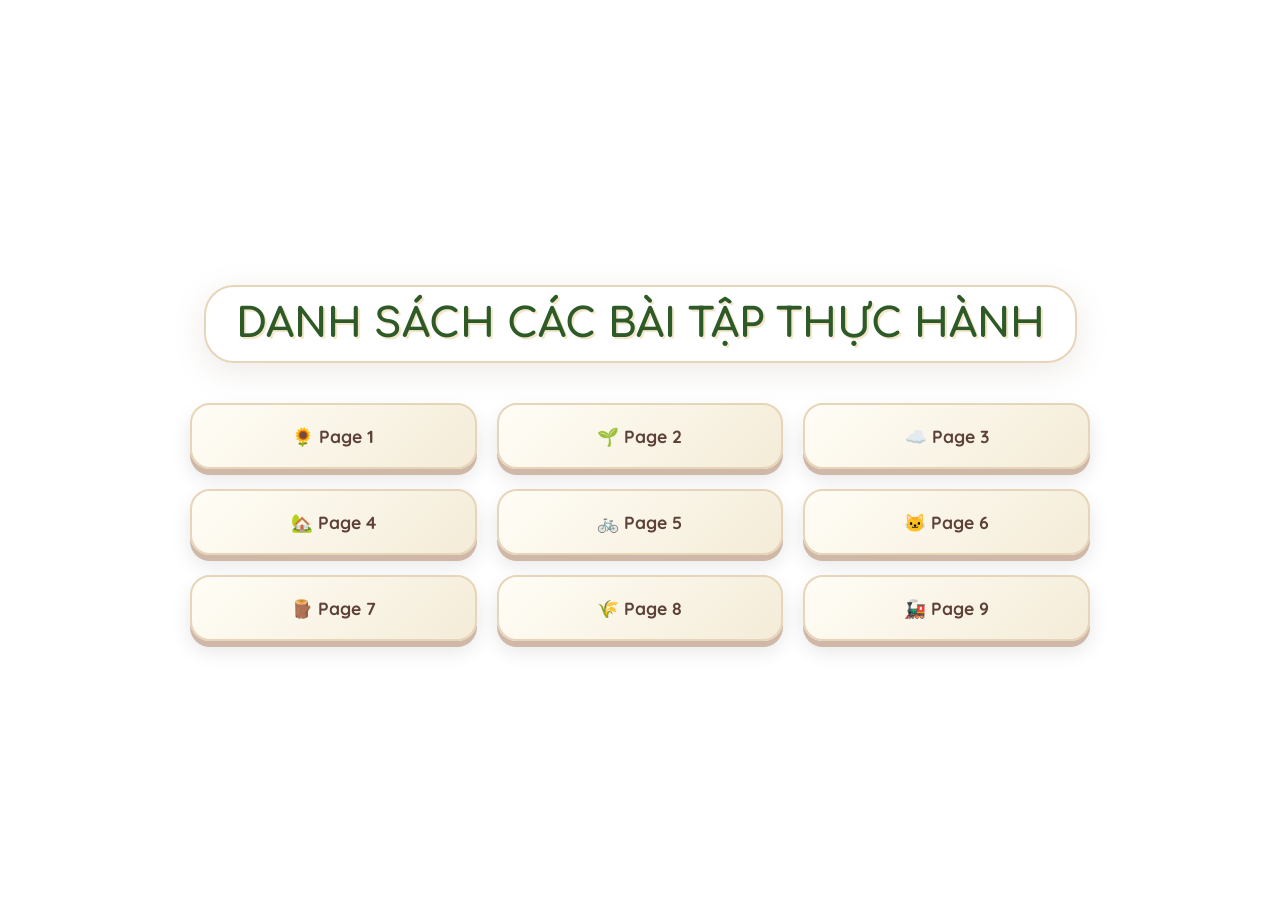
<file: index.html>
<!doctype html>
<html lang="vi">
  <head>
    <title>Trang chủ</title>
    <meta charset="utf-8" />
    <meta name="viewport" content="width=device-width, initial-scale=1.0" />
    <link rel="stylesheet" href="./css/style6.css" />
  </head>
  <body>
    <video autoplay muted loop id="myVideo">
      <source src="assets/images/background.mp4" type="video/mp4" />
    </video>

    <h1>DANH SÁCH CÁC BÀI TẬP THỰC HÀNH</h1>

    <ul>
      <li><a href="html/page1.html">🌻 Page 1</a></li>
      <li><a href="html/page2.html">🌱 Page 2</a></li>
      <li><a href="html/page3.html">☁️ Page 3</a></li>
      <li><a href="html/page4.html">🏡 Page 4</a></li>
      <li><a href="html/page5.html">🚲 Page 5</a></li>
      <li><a href="html/page6.html">🐱 Page 6</a></li>
      <li><a href="html/page7.html">🪵 Page 7</a></li>
      <li><a href="html/page8.html">🌾 Page 8</a></li>
      <li><a href="html/page9.html">🚂 Page 9</a></li>
    </ul>
  </body>
</html>
</file>
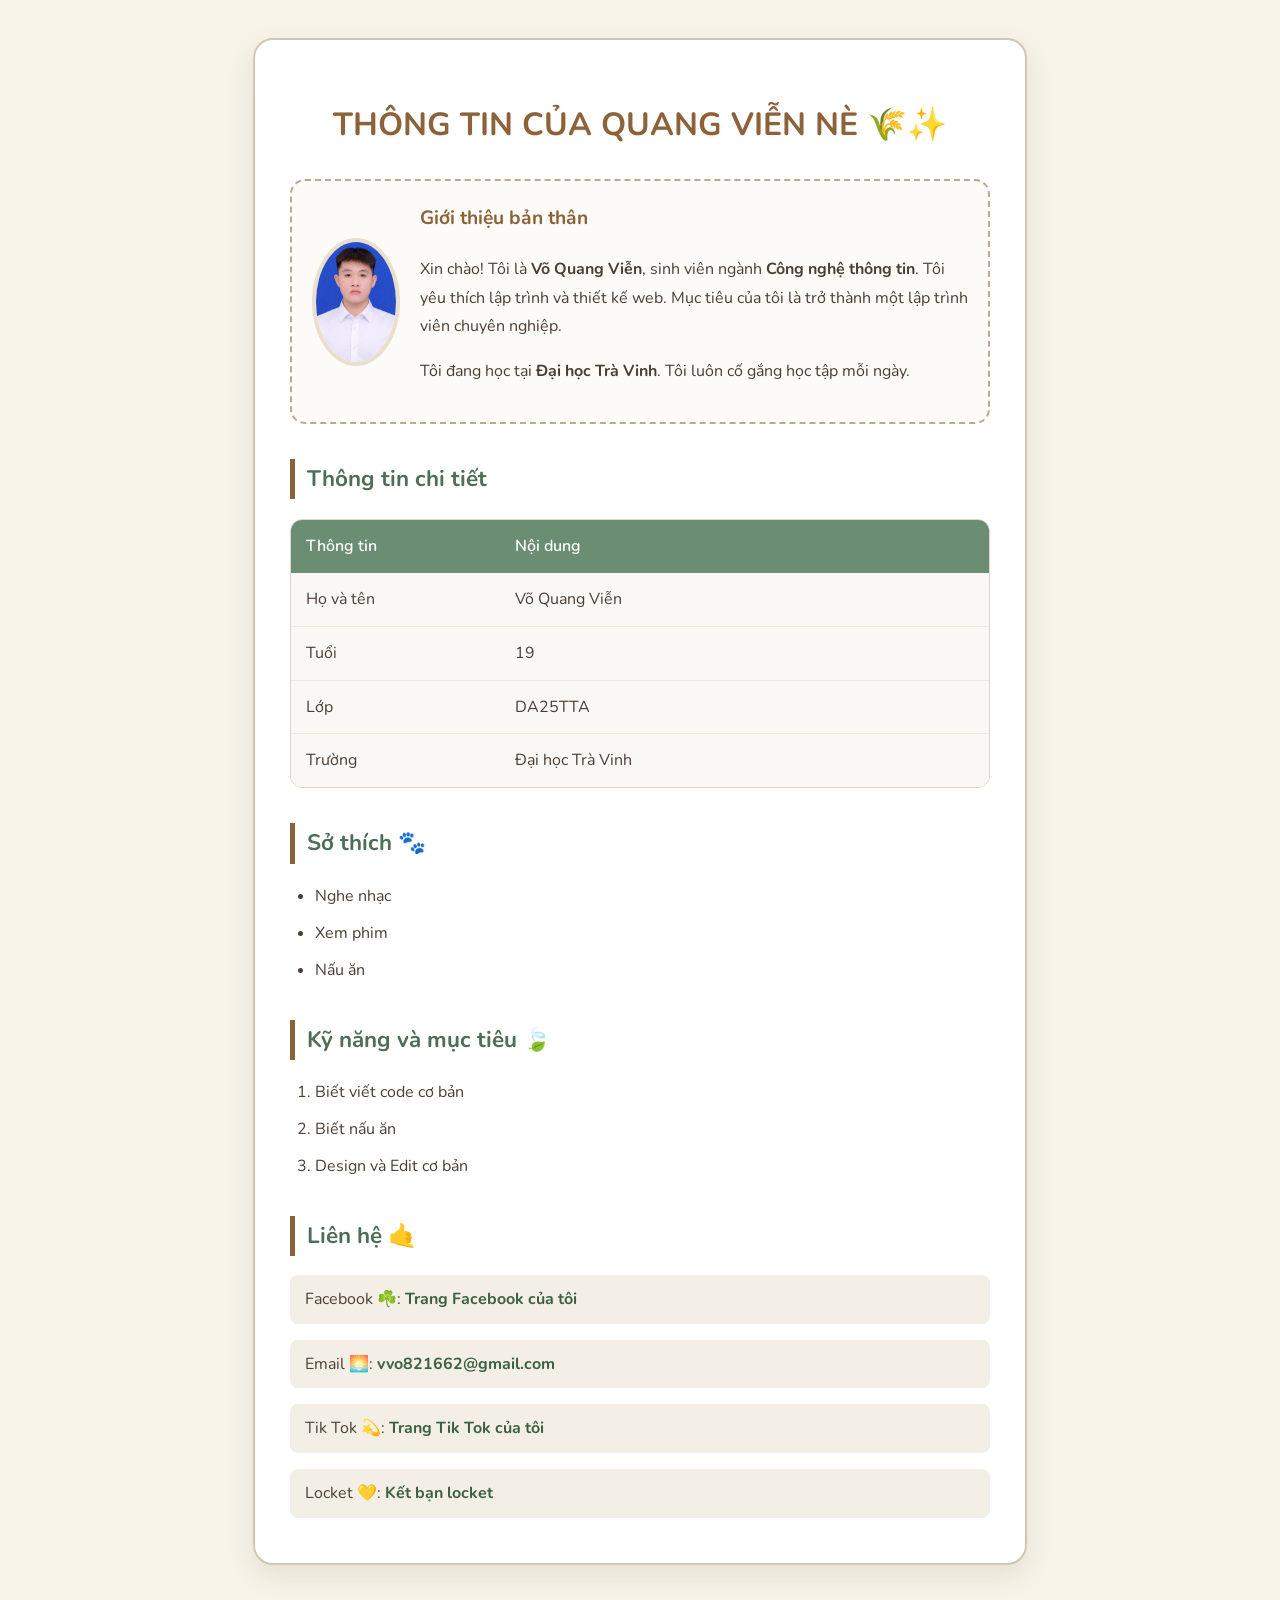
<file: html/page1.html>
<!doctype html>
<html lang="vi">
  <head>
    <meta charset="UTF-8" />
    <title>Trang cá nhân của Võ Quang Viễn</title>
    <link
      href="https://fonts.googleapis.com/css2?family=Nunito:wght@400;600;700&display=swap"
      rel="stylesheet"
    />
    <link rel="stylesheet" href="../css/style.css" />
  </head>
  <body>
    <div class="container">
      <h1>THÔNG TIN CỦA QUANG VIỄN NÈ 🌾✨</h1>

      <div class="intro-box">
        <img
          src="../assets/images/quangvien.png"
          alt="Avatar của Viễn"
          class="avatar"
        />
        <div class="intro-text">
          <h3>Giới thiệu bản thân</h3>
          <p>
            Xin chào! Tôi là <b>Võ Quang Viễn</b>, sinh viên ngành
            <b>Công nghệ thông tin</b>. Tôi yêu thích lập trình và thiết kế web.
            Mục tiêu của tôi là trở thành một lập trình viên chuyên nghiệp.
          </p>
          <p>
            Tôi đang học tại <b>Đại học Trà Vinh</b>. Tôi luôn cố gắng học tập
            mỗi ngày.
          </p>
        </div>
      </div>

      <h2>Thông tin chi tiết</h2>
      <table>
        <tr>
          <th style="width: 30%">Thông tin</th>
          <th>Nội dung</th>
        </tr>
        <tr>
          <td>Họ và tên</td>
          <td>Võ Quang Viễn</td>
        </tr>
        <tr>
          <td>Tuổi</td>
          <td>19</td>
        </tr>
        <tr>
          <td>Lớp</td>
          <td>DA25TTA</td>
        </tr>
        <tr>
          <td>Trường</td>
          <td>Đại học Trà Vinh</td>
        </tr>
      </table>

      <h2>Sở thích 🐾</h2>
      <ul>
        <li>Nghe nhạc</li>
        <li>Xem phim</li>
        <li>Nấu ăn</li>
      </ul>

      <h2>Kỹ năng và mục tiêu 🍃</h2>
      <ol>
        <li>Biết viết code cơ bản</li>
        <li>Biết nấu ăn</li>
        <li>Design và Edit cơ bản</li>
      </ol>

      <h2>Liên hệ 🤙</h2>
      <div class="contact-grid">
        <p class="contact-link">
          Facebook ☘️:
          <a href="https://www.facebook.com/kaedakazuha456" target="_blank"
            >Trang Facebook của tôi</a
          >
        </p>
        <p class="contact-link">
          Email 🌅: <a href="mailto:vvo821662@gmail.com">vvo821662@gmail.com</a>
        </p>
        <p class="contact-link">
          Tik Tok 💫:
          <a href="https://www.tiktok.com/@quaen_207" target="_blank"
            >Trang Tik Tok của tôi</a
          >
        </p>
        <p class="contact-link">
          Locket 💛:
          <a
            href="https://locket.camera/links/cJDwR6JHyanBzmfZ6"
            target="_blank"
            >Kết bạn locket</a
          >
        </p>
      </div>
    </div>
  </body>
</html>
</file>
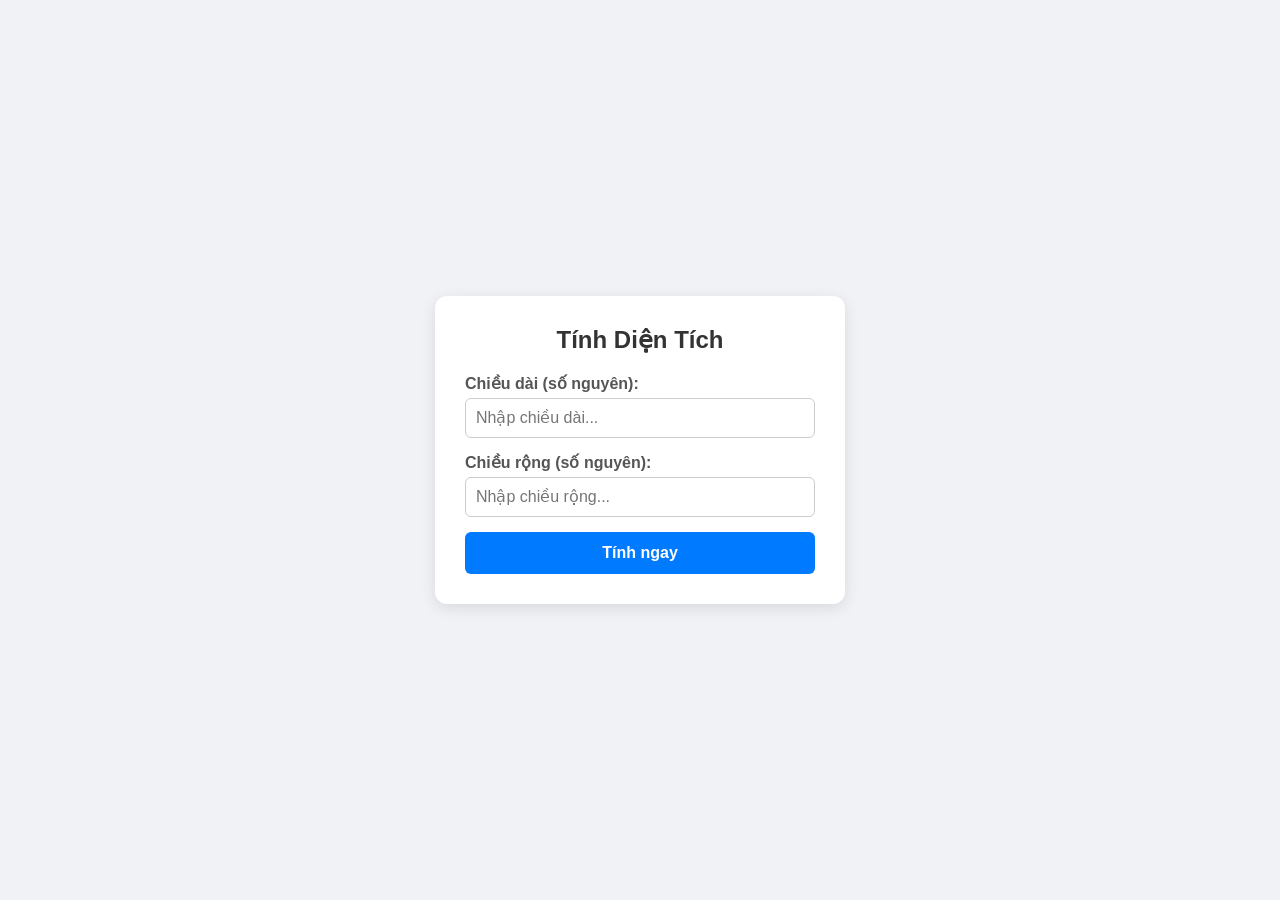
<file: html/page6.html>
<!doctype html>
<html lang="vi">
  <head>
    <meta charset="utf-8" />
    <title>Tính diện tích hình chữ nhật</title>
    <link rel="stylesheet" href="../css/style7.css" />
  </head>
  <body>
    <div class="container">
      <h2>Tính Diện Tích</h2>

      <div class="input-group">
        <label for="chieuDai">Chiều dài (số nguyên):</label>
        <input type="number" id="chieuDai" placeholder="Nhập chiều dài..." />
      </div>

      <div class="input-group">
        <label for="chieuRong">Chiều rộng (số nguyên):</label>
        <input type="number" id="chieuRong" placeholder="Nhập chiều rộng..." />
      </div>

      <button onclick="tinhDienTich()">Tính ngay</button>

      <div id="ketQua" class="result"></div>
    </div>

    <script>
      function tinhDienTich() {
        // Lấy giá trị từ ô input và ép kiểu số nguyên
        let d = parseInt(document.getElementById("chieuDai").value, 10);
        let r = parseInt(document.getElementById("chieuRong").value, 10);

        let divKetQua = document.getElementById("ketQua");

        // Hiển thị khung kết quả
        divKetQua.style.display = "block";
        divKetQua.className = "result"; // Reset class ban đầu

        // 1. Kiểm tra hợp lệ
        if (isNaN(d) || isNaN(r) || d <= 0 || r <= 0) {
          divKetQua.innerText = "Vui lòng nhập các số nguyên dương hợp lệ!";
          divKetQua.classList.add("error");
        }
        // 2. Kiểm tra logic d < r
        else if (d < r) {
          divKetQua.innerText = "Lỗi: Chiều dài không thể nhỏ hơn chiều rộng!";
          divKetQua.classList.add("error");
        }
        // 3. Trường hợp bằng nhau (Hình vuông)
        else if (d === r) {
          divKetQua.innerText = "Đây là hình vuông! Diện tích: " + d * r;
          divKetQua.classList.add("warning");
        }
        // 4. Trường hợp chuẩn (Hình chữ nhật)
        else {
          divKetQua.innerText = "Diện tích hình chữ nhật: " + d * r;
          divKetQua.classList.add("success");
        }
      }
    </script>
  </body>
</html>
</file>
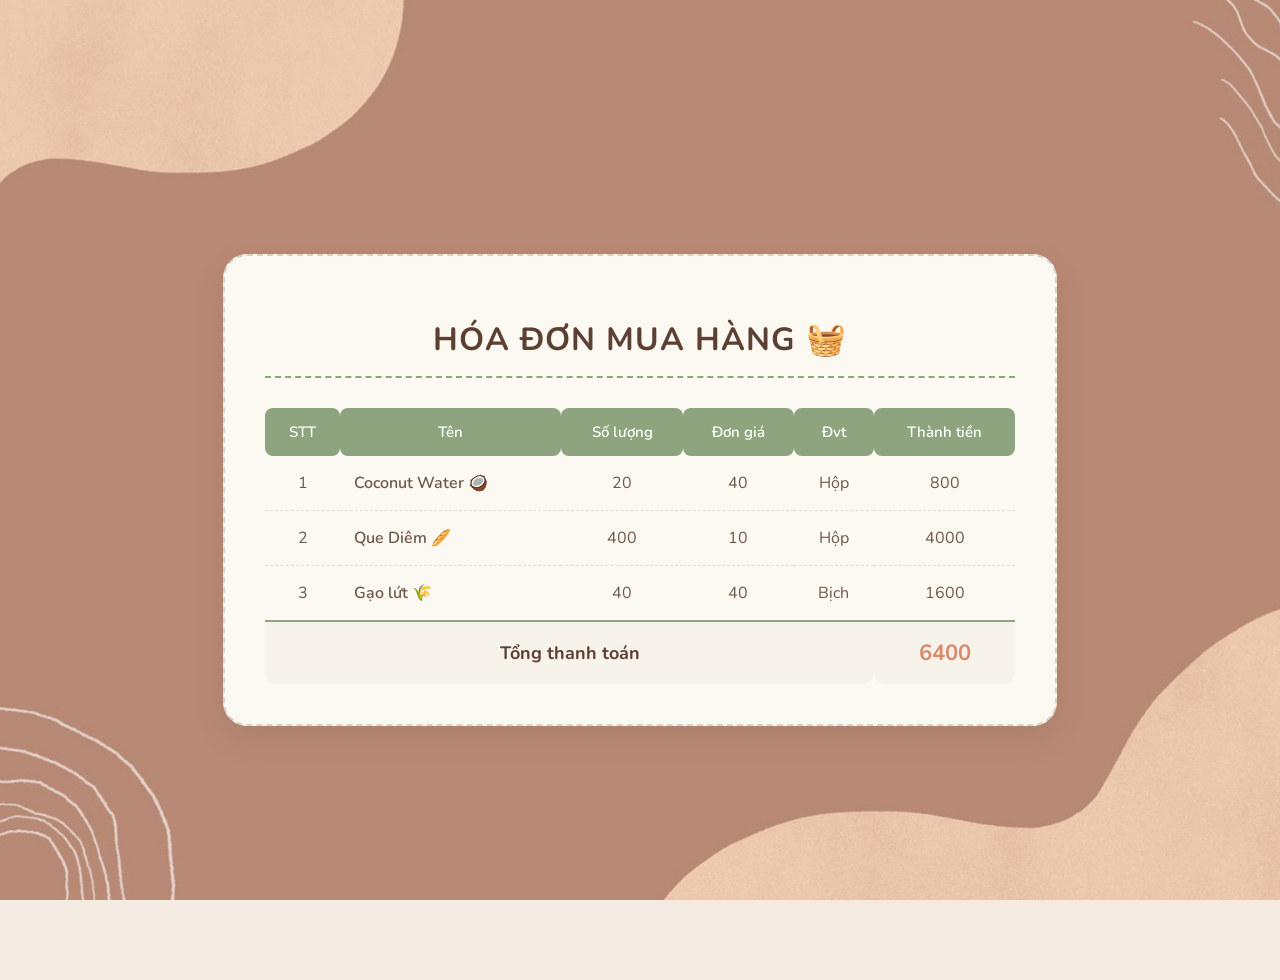
<file: html/page7.html>
<!doctype html>
<html lang="vi">
  <head>
    <meta charset="UTF-8" />
    <title>Hóa Đơn Mua Hàng</title>
    <link rel="stylesheet" href="../css/style3.css" />
    <link
      href="https://fonts.googleapis.com/css2?family=Nunito:wght@400;600;700&display=swap"
      rel="stylesheet"
    />
  </head>
  <body>
    <div class="invoice-box">
      <h1>Hóa Đơn Mua Hàng 🧺</h1>
      <table>
        <tr>
          <th>STT</th>
          <th>Tên</th>
          <th>Số lượng</th>
          <th>Đơn giá</th>
          <th>Đvt</th>
          <th>Thành tiền</th>
        </tr>

        <tr>
          <td>1</td>
          <td class="item-name">Coconut Water 🥥</td>
          <td class="soluong">20</td>
          <td class="dongia">40</td>
          <td>Hộp</td>
          <td class="thanhtien">?</td>
        </tr>

        <tr>
          <td>2</td>
          <td class="item-name">Que Diêm 🥖</td>
          <td class="soluong">400</td>
          <td class="dongia">10</td>
          <td>Hộp</td>
          <td class="thanhtien">?</td>
        </tr>
        <tr>
          <td>3</td>
          <td class="item-name">Gạo lứt 🌾</td>
          <td class="soluong">40</td>
          <td class="dongia">40</td>
          <td>Bịch</td>
          <td class="thanhtien">?</td>
        </tr>
        <tr class="total-row">
          <td colspan="5">Tổng thanh toán</td>
          <td id="thanhtoan">?</td>
        </tr>
      </table>
    </div>

    <script>
      const sl = document.getElementsByClassName("soluong");
      const dg = document.getElementsByClassName("dongia");
      const tt = document.getElementsByClassName("thanhtien");
      let tongthanhtoan = 0;
      for (let i = 0; i < sl.length; i++) {
        tt[i].innerHTML = Number(sl[i].innerHTML) * Number(dg[i].innerHTML);
        tongthanhtoan += Number(tt[i].innerHTML);
      }
      document.getElementById("thanhtoan").innerHTML = tongthanhtoan;
    </script>
  </body>
</html>
</file>
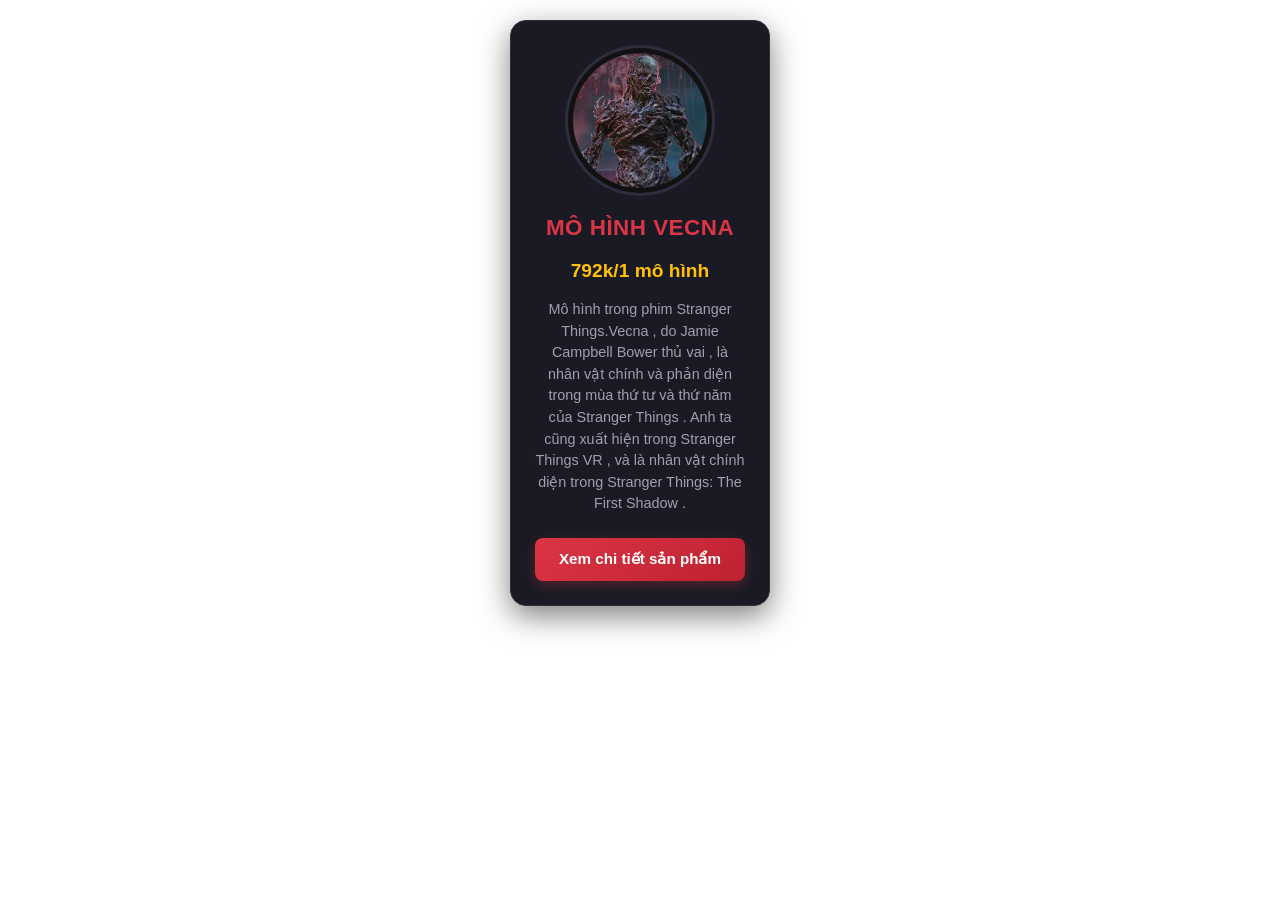
<file: html/page8.html>
<!DOCTYPE html>
<html lang="vi">
<head>
    <meta charset="UTF-8">
    <meta name="viewport" content="width=device-width, initial-scale=1.0">
    <title>Trang vật phẩm</title>
    <!-- Latest compiled and minified CSS -->
    <link href="https://cdn.jsdelivr.net/npm/bootstrap@5.3.8/dist/css/bootstrap.min.css" rel="stylesheet">
    <!-- Latest compiled JavaScript -->
    <script src="https://cdn.jsdelivr.net/npm/bootstrap@5.3.8/dist/js/bootstrap.bundle.min.js"></script>
    <link rel="stylesheet" href="../css/style4.css">
</head>
<body>
    <div class="container">
        <div id="product-list">
        </div>
    </div>
    <script>
        //Xac dinh khung chua product-list
        const listProducts = document.getElementById("product-list");
        //tao 1 container co class ="item"
        const item = document.createElement("div");
        item.setAttribute("class","item");
        //tao 2 khung chua hinh anh va thong tin
        // tao 1 container chua hinh anh co class="image"
        const containerImage = document.createElement("div");
        containerImage.setAttribute("class","image");
        //tao anh
        const img = document.createElement("img");
        img.setAttribute("src","../assets/images/vecna.jpg");
        img.setAttribute("alt","Vecna ");
        img.setAttribute("style","width:100%;max-width:150px ");
         img.setAttribute("class","card-img-top rounded-circle");
        //dua vao khung chu anh
        containerImage.appendChild(img);
        // tao 1 container chua thong tin san pham co class="info"
        const containerInfo = document.createElement("div");
        containerInfo.setAttribute("class","info card-body");
        //tao <p> chua ten san pham
            const nameProduct = document.createElement("p");
            nameProduct.innerHTML= "Mô hình Vecna";
            nameProduct.setAttribute("class","card-title text-danger")
        //tao <p> chua gia san pham
            const price = document.createElement("p");
            price.innerHTML = "792k/1 mô hình";
            //tao <p> chua mo ta san pham 
                const description = document.createElement("p");
                description.innerHTML="Mô hình trong phim Stranger Things.Vecna , do Jamie Campbell Bower thủ vai , là nhân vật chính và phản diện trong mùa thứ tư và thứ năm của Stranger Things . Anh ta cũng xuất hiện trong Stranger Things VR , và là nhân vật chính diện trong Stranger Things: The First Shadow .";
            //gan <a> chua lien ket 
                const linkProduct = document.createElement("a");
                linkProduct.innerHTML ="Xem chi tiết sản phẩm";
                linkProduct.setAttribute("href","https://shopee.vn/M%C3%B4-h%C3%ACnh-Funko-POP!-Television-Stranger-Things-Season-5-Vecna-1806-i.194849464.47154787441?extraParams=%7B%22display_model_id%22%3A282338865845%2C%22model_selection_logic%22%3A3%7D");

            //gan 4 con vao khung chua info
            containerInfo.appendChild(nameProduct);
            containerInfo.appendChild(price);
            containerInfo.appendChild(description);
            containerInfo.appendChild(linkProduct);

            //Thêm khung chứa image vào item
            item.appendChild(containerImage);
            item.appendChild(containerInfo);

            //Thêm item vào list product
            listProducts.appendChild(item);
        </script>
    </body>
</html>
</file>
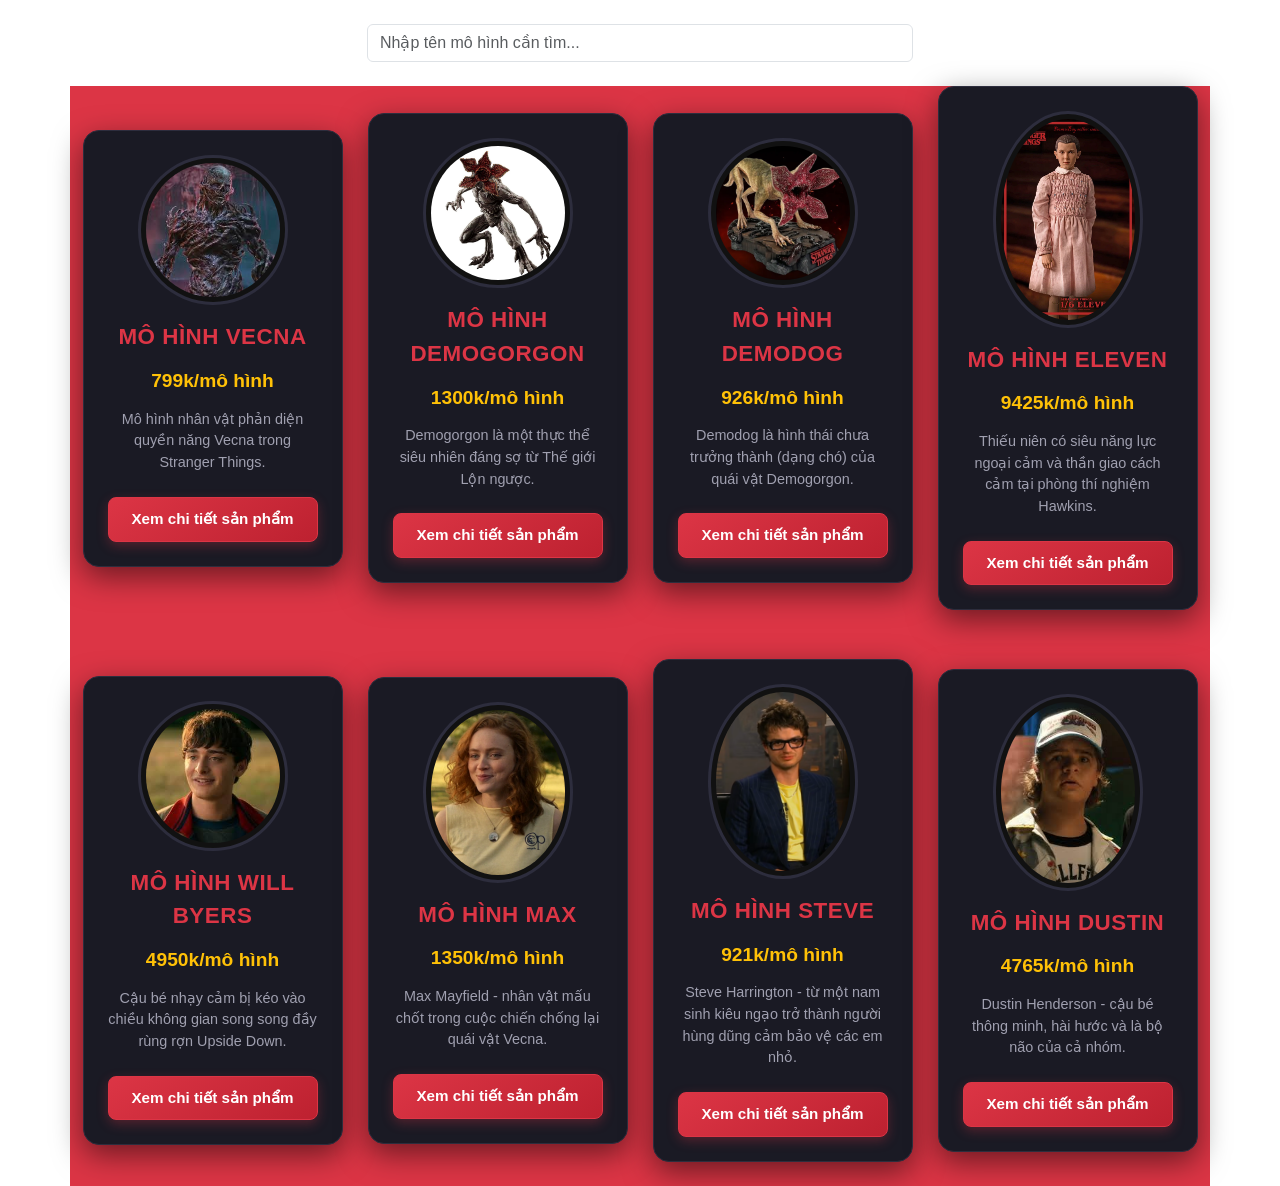
<file: html/page9.html>
<!doctype html>
<html lang="vi">
  <head>
    <meta charset="UTF-8" />
    <meta name="viewport" content="width=device-width, initial-scale=1.0" />
    <title>Trang vật phẩm</title>
    <link
      href="https://cdn.jsdelivr.net/npm/bootstrap@5.3.8/dist/css/bootstrap.min.css"
      rel="stylesheet"
    />
    <script src="https://cdn.jsdelivr.net/npm/bootstrap@5.3.8/dist/js/bootstrap.bundle.min.js"></script>
    <link rel="stylesheet" href="../css/style4.css" />
    <script src="../js/a1.js"></script>
  </head>
  <body>
    <video autoplay loop muted playsinline id="bg-video">
      <source
        src="../assets/images/strangerthingbackground.mp4"
        type="video/mp4"
      />
    </video>

    <div class="container mt-4 mb-4">
      <div class="row justify-content-center">
        <div class="col-md-6">
          <input
            type="text"
            id="search-input"
            class="form-control"
            placeholder="Nhập tên mô hình cần tìm..."
          />
        </div>
      </div>
    </div>

    <div class="container bg-danger">
      <div id="product-list" class="row"></div>
    </div>

    <script>
      loadAllProducts(products);
      searchProducts();
    </script>
  </body>
</html>
</file>
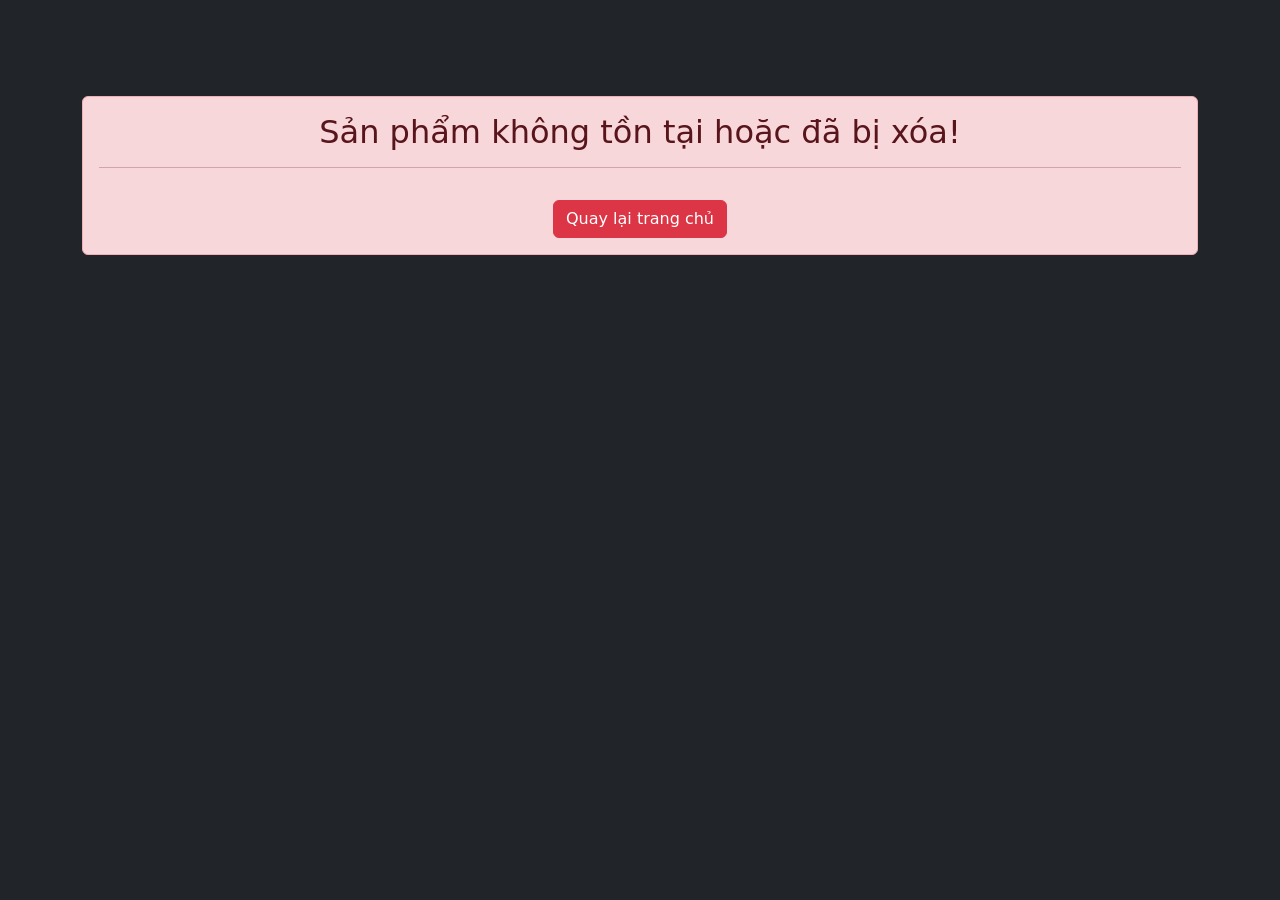
<file: html/trangchitiet.html>
<!DOCTYPE html>
<html lang="vi">
<head>
    <meta charset="UTF-8">
    <meta name="viewport" content="width=device-width, initial-scale=1.0">
    <title>Chi Tiết Sản Phẩm</title>
    <link href="https://cdn.jsdelivr.net/npm/bootstrap@5.3.8/dist/css/bootstrap.min.css" rel="stylesheet">
    <script src="https://cdn.jsdelivr.net/npm/bootstrap@5.3.8/dist/js/bootstrap.bundle.min.js"></script>
    
    <link rel="stylesheet" href="../css/style5.css">
</head>
<body class="bg-dark text-light py-5"> 

<div class="container my-5" id="main-container">
    <div class="card bg-secondary text-white p-4 shadow-lg" style="border: 2px solid #dc3545; background-color: rgba(20, 20, 20, 0.9) !important;">
        <div class="row g-4 align-items-center">
            <div class="col-md-5 text-center">
                <img src="" alt="" id="image" class="img-fluid rounded shadow" style="max-height: 400px; object-fit: cover;">
            </div>
            <div class="col-md-7">
                <h1 id="name" class="text-danger fw-bold mb-3"></h1>
                <h3 id="price" class="text-warning mb-4"></h3>
                
                <p id="description" class="lead text-light mb-4" style="text-align: justify;"></p>
                
                <div class="border-top border-danger pt-3 mt-3 mb-4">
                    <h5 class="text-danger fw-bold mb-2">Thông số kỹ thuật:</h5>
                    <p id="details" class="text-light-50 lh-lg" style="font-size: 0.95rem;"></p>
                </div>
                
                <a href="page9.html" class="btn btn-outline-danger px-4 py-2">Quay lại</a>
            </div>
        </div>
    </div>
</div>

<script src="../js/a1.js"></script>
<script>
    const urlParams = new URLSearchParams(window.location.search);
    const productId = urlParams.get('id');
    const foundProduct = products.find(obj => obj.id === productId);

    if (foundProduct) {
        document.getElementById('name').innerText = foundProduct.name;
        document.getElementById('price').innerText = foundProduct.price + "k/mô hình"; 
        document.getElementById('description').innerText = foundProduct.description;
        document.getElementById('image').src = foundProduct.image;
        document.getElementById('image').alt = foundProduct.name;
        
        // CẬP NHẬT: Đổ dữ liệu chi tiết vào giao diện
        // Dùng innerHTML để web nhận diện được các thẻ bôi đậm <b> hoặc xuống dòng <br> từ file dữ liệu
        if (foundProduct.details) {
            document.getElementById('details').innerHTML = foundProduct.details;
        } else {
            document.getElementById('details').innerText = "Đang cập nhật...";
        }
    } else {
        document.getElementById("main-container").innerHTML = `
            <div class="alert alert-danger text-center my-5" role="alert">
                <h2 class="alert-heading">Sản phẩm không tồn tại hoặc đã bị xóa!</h2>
                <hr>
                <a href="page9.html" class="btn btn-danger mt-3">Quay lại trang chủ</a>
            </div>`;
    }
</script>

</body>
</html>
</file>
<file: css/style6.css>
@import url("https://fonts.googleapis.com/css2?family=Comfortaa:wght@400;700&family=Quicksand:wght@500;700&display=swap");

body {
  margin: 0;
  padding: 0;
  font-family: "Quicksand", sans-serif;
  color: #4a3e3d;
  display: flex;
  flex-direction: column;
  align-items: center;
  justify-content: center;
  min-height: 100vh;
  overflow-x: hidden;
}

/* Video nền phía sau */
#myVideo {
  position: fixed;
  left: 0;
  top: 0;
  width: 100%;
  height: 100%;
  object-fit: cover;
  z-index: -1;
  filter: saturate(1.1) brightness(0.95);
}

h1 {
  font-family: "Comfortaa", cursive;
  font-size: 2.5rem;
  color: #2d5a27;
  text-shadow: 2px 2px 0px #f5e6ca;
  background: rgba(255, 255, 255, 0.75);
  padding: 15px 30px;
  border-radius: 30px;
  box-shadow: 0 8px 32px rgba(139, 115, 85, 0.15);
  backdrop-filter: blur(4px);
  border: 2px solid #e6d5b8;
  margin-bottom: 40px;
  text-align: center;
  max-width: 80%;
}

ul {
  list-style: none;
  padding: 0;
  margin: 0;
  display: grid;
  grid-template-columns: repeat(3, 1fr); /* Chia thành 3 cột đều nhau */
  gap: 20px;
  max-width: 900px;
  width: 90%;
}

/* Từng mục liên kết */
li {
  perspective: 1000px;
}

li a {
  display: block;
  text-align: center;
  text-decoration: none;
  font-weight: 700;
  font-size: 1.1rem;
  color: #5d4037;
  background: linear-gradient(135deg, #fffdf6 0%, #f4ecd8 100%);
  padding: 20px;
  border-radius: 20px;
  border: 2px solid #e6d5b8;
  box-shadow:
    0 6px 0px #d0b8a8,
    0 10px 20px rgba(0, 0, 0, 0.1);
  transition: all 0.3s ease;
}

li a:hover {
  background: linear-gradient(135deg, #e8f5e9 0%, #c8e6c9 100%);
  color: #1b5e20;
  border-color: #a5d6a7;
  transform: translateY(-5px); /* Bay nhẹ lên trên */
  box-shadow:
    0 11px 0px #81c784,
    0 15px 25px rgba(0, 0, 0, 0.15);
}

li a:active {
  transform: translateY(2px);
  box-shadow:
    0 3px 0px #81c784,
    0 5px 10px rgba(0, 0, 0, 0.15);
}

@media (max-width: 768px) {
  ul {
    grid-template-columns: repeat(2, 1fr);
  }
  h1 {
    font-size: 1.8rem;
  }
}
@media (max-width: 480px) {
  ul {
    grid-template-columns: 1fr;
  }
}
</file>
<file: css/style.css>
body {
  font-family: "Nunito", "Segoe UI", sans-serif;
  background-color: #f7f3e9;
  color: #4a3f35;
  padding: 30px 20px;
  line-height: 1.8;
}

.container {
  background-color: #ffffff;
  max-width: 700px;
  margin: auto;
  padding: 35px;
  border: 2px solid #d4c5b3;
  border-radius: 20px;
  box-shadow: 0 10px 25px rgba(139, 115, 85, 0.15);
}

h1 {
  color: #8c6239;
  text-align: center;
  font-size: 2rem;
  margin-bottom: 25px;
  text-shadow: 1px 1px 2px rgba(0, 0, 0, 0.05);
}

h2 {
  color: #4e6e58;
  border-left: 5px solid #8c6239;
  padding-left: 12px;
  margin-top: 35px;
  font-size: 1.4rem;
}

.intro-box {
  border: 2px dashed #bfa891;
  padding: 20px;
  margin-top: 20px;
  border-radius: 15px;
  background-color: #fdfbf7;
  display: flex;
  align-items: center;
  gap: 20px;
}

.avatar {
  width: 120px;
  height: 120px;
  border-radius: 50%;
  border: 4px solid #eadecc;
  object-fit: cover;
}

.intro-text flex {
  flex: 1;
}

.intro-text h3 {
  margin-top: 0;
  color: #8c6239;
  font-size: 1.2rem;
}

table {
  width: 100%;
  border-collapse: separate;
  border-spacing: 0;
  margin-top: 20px;
  border-radius: 12px;
  overflow: hidden;
  border: 1px solid #e0d5c1;
}

th,
td {
  padding: 12px 15px;
  text-align: left;
}

th {
  background-color: #6b8e73;
  color: white;
  font-weight: 600;
}

td {
  background-color: #faf8f5;
  border-bottom: 1px solid #eee7dc;
}

tr:last-child td {
  border-bottom: none;
}

ul,
ol {
  padding-left: 25px;
  margin-top: 10px;
}

li {
  margin-bottom: 8px;
}

.contact-grid {
  margin-top: 15px;
}

.contact-link {
  background: #f4efe6;
  padding: 10px 15px;
  border-radius: 8px;
  margin-bottom: 10px;
}

.contact-link a {
  color: #3b6044;
  text-decoration: none;
  font-weight: bold;
  transition: color 0.2s;
}

.contact-link a:hover {
  color: #8c6239;
  text-decoration: underline;
}
</file>
<file: css/style7.css>
/* Toàn bộ code CSS được gom hết vào file này, không cần thẻ <style> nữa */
body {
  font-family: "Segoe UI", Tahoma, Geneva, Verdana, sans-serif;
  background-color: #f0f2f5;
  display: flex;
  justify-content: center;
  align-items: center;
  height: 100vh;
  margin: 0;
}

.container {
  background-color: #ffffff;
  padding: 30px;
  border-radius: 12px;
  box-shadow: 0 4px 15px rgba(0, 0, 0, 0.1);
  width: 350px;
}

h2 {
  text-align: center;
  color: #333;
  margin-top: 0;
}

.input-group {
  margin-bottom: 15px;
}

label {
  display: block;
  margin-bottom: 5px;
  color: #555;
  font-weight: 600;
}

input {
  width: 100%;
  padding: 10px;
  border: 1px solid #ccc;
  border-radius: 6px;
  box-sizing: border-box;
  font-size: 16px;
}

input:focus {
  border-color: #007bff;
  outline: none;
}

button {
  width: 100%;
  padding: 12px;
  background-color: #007bff;
  color: white;
  border: none;
  border-radius: 6px;
  font-size: 16px;
  font-weight: bold;
  cursor: pointer;
  transition: background 0.2s;
}

button:hover {
  background-color: #0056b3;
}

.result {
  margin-top: 20px;
  padding: 10px;
  border-radius: 6px;
  text-align: center;
  font-weight: bold;
  display: none; /* Mặc định ẩn đi */
}

/* Định dạng màu sắc cho thông báo kết quả */
.success {
  background-color: #d4edda;
  color: #155724;
}

.error {
  background-color: #f8d7da;
  color: #721c24;
}

.warning {
  background-color: #fff3cd;
  color: #856404;
}
</file>
<file: css/style3.css>
/* Tổng thể trang web mờ ảo thơ mộng */
body {
  background-image: url("../assets/images/pastel.png");
  background-repeat: no-repeat;
  background-size: cover;
  background-position: center;
  background-attachment: fixed;
  font-family: "Nunito", "Segoe UI", sans-serif;
  margin: 0;
  padding: 40px 20px;
  display: flex;
  justify-content: center;
  align-items: center;
  min-height: 100vh;
  background-color: #f3ebe1;
}

.invoice-box {
  background-color: rgba(255, 253, 247, 0.96);
  width: 100%;
  max-width: 750px;
  padding: 40px;
  border-radius: 24px;
  box-shadow: 0 12px 30px rgba(110, 83, 62, 0.15);
  border: 2px dashed #dcd1c4;
}

h1 {
  text-align: center;
  color: #5c4033;
  margin-bottom: 30px;
  text-transform: uppercase;
  font-weight: 700;
  letter-spacing: 1px;
  border-bottom: 2px dashed #8da47e;
  padding-bottom: 15px;
}

table {
  width: 100%;
  border-collapse: collapse;
  margin-top: 10px;
}

th {
  background-color: #8da47e;
  color: #ffffff;
  font-weight: 600;
  font-size: 15px;
  padding: 14px;
  border: none;
  border-radius: 8px;
}

td {
  padding: 16px 14px;
  text-align: center;
  border-bottom: 1px dashed #e6dfd5;
  color: #6e584a;
  font-size: 16px;
}

.item-name {
  text-align: left;
  font-weight: 600;
}

tr:hover td {
  background-color: #fff9ed;
  transition: background-color 0.2s ease;
}

.total-row td {
  font-weight: 700;
  font-size: 18px;
  color: #5c4033;
  background-color: #f7f3eb;
  border-top: 2px solid #8da47e;
  border-bottom: none;
  border-radius: 0 0 12px 12px;
}

#thanhtoan {
  color: #d98a6c;
  font-size: 22px;
  font-weight: 700;
}
</file>
<file: css/style4.css>
/* ==========================================
   Cấu hình nền và font chữ chung cho trang
   ========================================== */
body {
    background-color: #0f0f12; /* Nền tối cao cấp */
    color: #e0e0e0;
    font-family: 'Segoe UI', Roboto, sans-serif;
    padding-top: 50px;
}

/* ==========================================
   Khung chứa danh sách sản phẩm
   ========================================== */
#product-list {
    display: flex;
    justify-content: center;
    align-items: center;
    flex-wrap: wrap;
    gap: 25px;
    margin-top: 20px;
}

/* ==========================================
   Thiết kế thẻ Item (Biến thành một chiếc Card xịn)
   ========================================== */
.item {
    background-color: #1a1a24; /* Màu nền của card */
    border: 1px solid #2d2d3d;
    border-radius: 16px;
    padding: 24px;
    width: 100%;
    max-width: 260px; /* Độ rộng lý tưởng cho 1 card dọc */
    display: flex;
    flex-direction: column; /* Đổi sang dạng dọc cho giống thẻ Card */
    align-items: center;
    text-align: center;
    box-shadow: 0 10px 30px rgba(0, 0, 0, 0.5);
    transition: all 0.4s cubic-bezier(0.175, 0.885, 0.32, 1.275);
}

/* Hiệu ứng bay lên và phát sáng khi hover */
.item:hover {
    transform: translateY(-10px);
    border-color: #dc3545; /* Đỏ tương thích với text-danger của Bootstrap */
    box-shadow: 0 15px 35px rgba(220, 53, 69, 0.25);
}

/* ==========================================
   Khu vực hình ảnh (Image)
   ========================================== */
.image {
    margin-bottom: 15px;
    position: relative;
}

/* Tùy chỉnh thêm cho ảnh tròn Bootstrap đã có sẵn */
.image img.card-img-top {
    border: 3px solid #2d2d3d;
    padding: 5px;
    background-color: #111;
    transition: transform 0.4s ease;
}

/* Cho ảnh xoay nhẹ khi hover vào card */
.item:hover .image img.card-img-top {
    transform: scale(1.05) rotate(3deg);
    border-color: #dc3545;
}

/* ==========================================
   Khu vực thông tin (Info Card Body)
   ========================================== */
.info.card-body {
    display: flex;
    flex-direction: column;
    gap: 8px;
    width: 100%;
}

/* Tên sản phẩm (Đã có class text-danger của Bootstrap) */
.info .card-title {
    font-size: 1.4rem;
    font-weight: 700;
    letter-spacing: 0.5px;
    margin-bottom: 5px;
    text-transform: uppercase;
}

/* Giá tiền */
.info p:nth-child(2) {
    font-size: 1.2rem;
    color: #ffc107; /* Màu vàng Gold Bootstrap tạo điểm nhấn */
    font-weight: 600;
    margin-bottom: 5px;
}

/* Mô tả sản phẩm */
.info p:nth-child(3) {
    font-size: 0.9rem;
    color: #a0a0b0;
    min-height: 42px; /* Giữ khoảng cách đều nếu chữ dài ngắn khác nhau */
    margin-bottom: 15px;
}

/* Biến liên kết Shopee thành Nút bấm Đỏ mượt mà */
.info a {
    background: linear-gradient(145deg, #dc3545, #bd2130);
    color: #ffffff !important;
    text-decoration: none;
    padding: 10px 20px;
    border-radius: 8px;
    font-size: 0.95rem;
    font-weight: 600;
    transition: all 0.4s ease;
    box-shadow: 0 4px 12px rgba(220, 53, 69, 0.3);
}

.info a:hover {
    background: linear-gradient(145deg, #c82333, #a71d2a);
    box-shadow: 0 6px 18px rgba(220, 53, 69, 0.4);
    transform: translateY(-1px);
}

.info a:active {
    transform: translateY(1px);
}
#bg-video {
    position: fixed;
    top: 0;
    left: 0;
    width: 100vw;  
    height: 100vh; 
    object-fit: cover; 
    z-index: -1; 
    pointer-events: none; 
}
html, body {
    margin: 0;
    padding: 0;
    min-height: 100vh;
    background-color: transparent;
}
</file>
<file: css/style5.css>
/* Hiệu ứng chữ đỏ neon phát sáng giống logo Stranger Things */
#name {
    text-shadow: 0 0 10px rgba(255, 0, 0, 0.7), 0 0 20px rgba(255, 0, 0, 0.5);
    font-family: 'Impact', sans-serif;
    text-transform: uppercase;
    letter-spacing: 2px;
}

/* Tùy chỉnh bo góc và viền cho khung Card sản phẩm */
.card {
    border: 2px solid #dc3545; /* Viền đỏ */
    background-color: rgba(20, 20, 20, 0.85) !important; /* Nền tối trong suốt */
    backdrop-filter: blur(5px); /* Làm mờ nhẹ phía sau nếu có video nền */
}

/* Hiệu ứng zoom nhẹ khi rê chuột vào ảnh mô hình */
#image {
    transition: transform 0.3s ease;
}
#image:hover {
    transform: scale(1.03);
}
</file>
